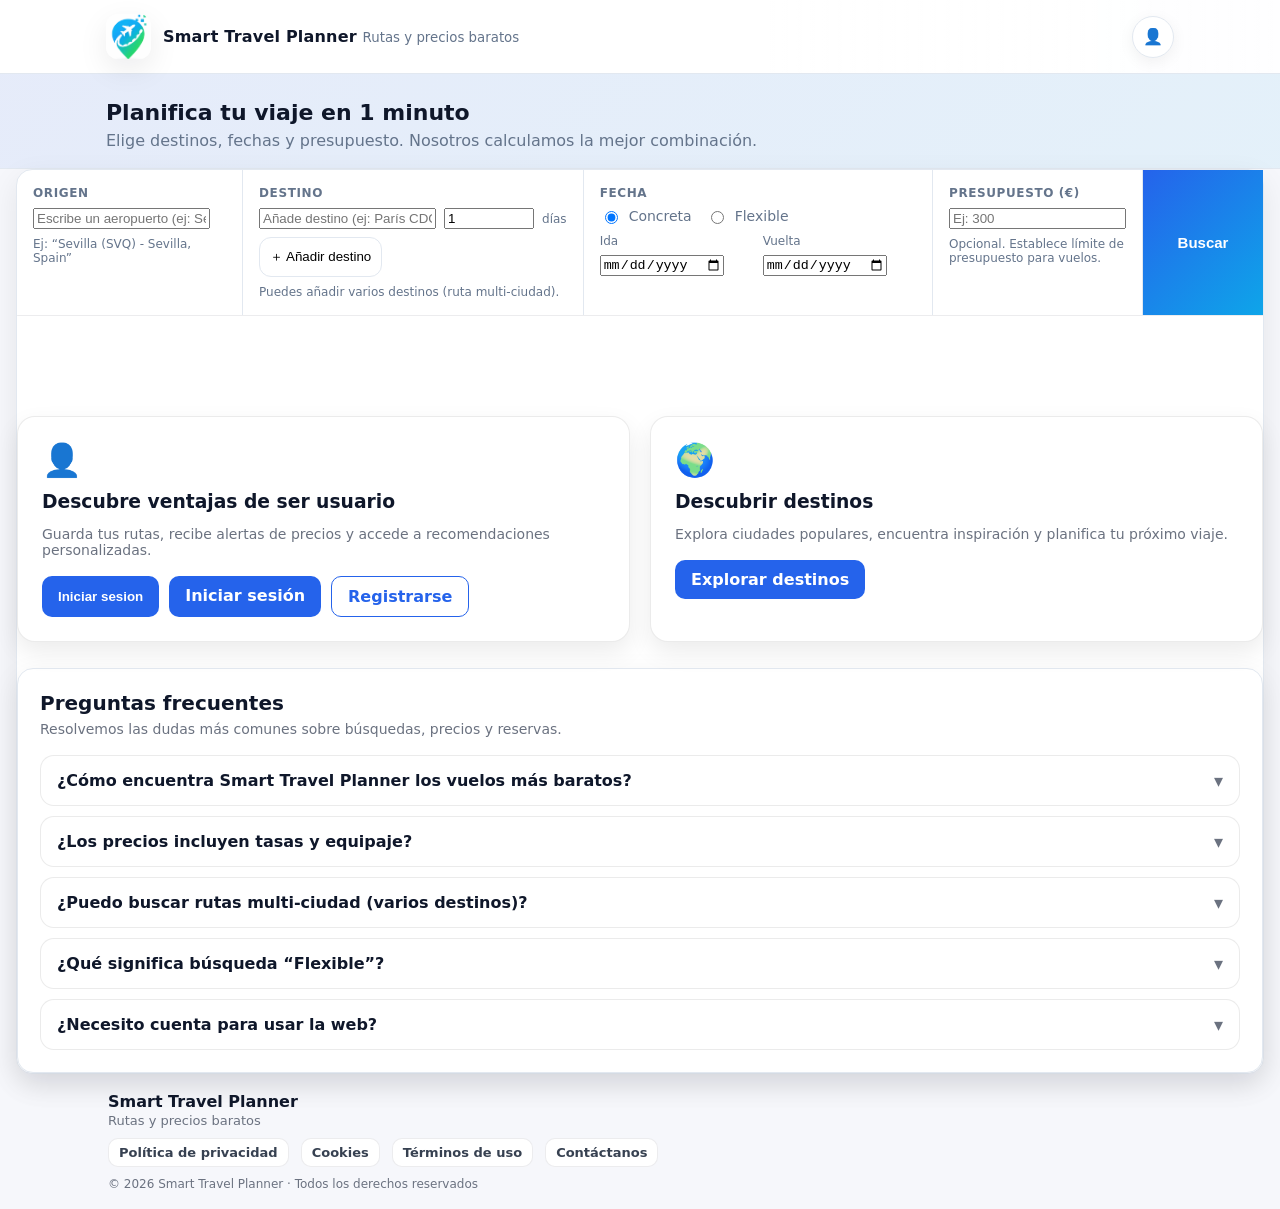
<file: frontend/html/index.html>
<!-- tailwindcss
 firebase-->
<!DOCTYPE html>
<html lang="es">
<head>
  <meta charset="UTF-8" />
  <meta name="viewport" content="width=device-width, initial-scale=1.0"/>
  <title>Smart Travel Planner</title>
  <link rel="stylesheet" href="../css/styles.css">
  <link rel="stylesheet" href="../css/index.css">
  <link rel="stylesheet" href="../css/header.css">
  <link rel="stylesheet" href="../css/footer.css">
</head>
<body>

  <div id="header"></div>

  <section class="hero">
    <div class="hero-inner">
      <h1>Planifica tu viaje en 1 minuto</h1>
      <p>Elige destinos, fechas y presupuesto. Nosotros calculamos la mejor combinación.</p>
    </div>
  </section>

  <main class="wrap">
    <div class="card">
      <div class="grid">

        <!-- Origen -->
        <div class="cell">
          <div class="label">Origen</div>
          <input id="origin" autocomplete="off" placeholder="Escribe un aeropuerto (ej: Sevilla SVQ)">
          <div class="subtext">Ej: “Sevilla (SVQ) - Sevilla, Spain”</div>
        </div>

        <!-- Destinos -->
        <div class="cell">
          <div class="label">Destino</div>

          <div class="destinations" id="destinationsBox">
            <!-- primera fila (no tiene botón quitar) -->
            <div class="dest-row">
              <input class="dest-input" autocomplete="off" placeholder="Añade destino (ej: París CDG)">

              <input type="number"
                     class="days-input"
                     min="1"
                     value="1"
                     style="width:90px"
                     title="Días mínimos"
                     placeholder="Días">

              <span style="font-size:12px;color:#64748b;">días</span>
            </div>
          </div>

          <div style="margin-top:8px;">
            <button class="icon-btn" id="addDestBtn" title="Añadir destino">＋ Añadir destino</button>
          </div>

          <div class="subtext">Puedes añadir varios destinos (ruta multi-ciudad).</div>
        </div>

        <!-- Fecha -->
        <div class="cell">
          <div class="label">Fecha</div>

          <div class="radio-row">
            <label>
              <input type="radio" name="dateMode" value="concrete" checked>
              Concreta
            </label>
            <label>
              <input type="radio" name="dateMode" value="flexible">
              Flexible
            </label>
          </div>

          <div id="concreteDates" class="dates">
            <div>
              <div class="subtext" style="margin:0 0 6px;">Ida</div>
              <input type="date" id="dateOut">
            </div>
            <div>
              <div class="subtext" style="margin:0 0 6px;">Vuelta</div>
              <input type="date" id="dateBack">
            </div>
          </div>

          <div id="flexibleDates" style="display:none;">
            <div class="subtext" style="margin:0 0 6px;">(Flexible) Intervalo en un mes (pendiente definir)</div>
            <input type="text" id="flexibleText" placeholder="Ej: 10-20 Marzo 2026">
          </div>
        </div>

        <!-- Presupuesto -->
        <div class="cell">
          <div class="label">Presupuesto (€)</div>
          <input type="number" id="budget" min="0" placeholder="Ej: 300">
          <div class="subtext">Opcional. Establece límite de presupuesto para vuelos.</div>
        </div>

        <!-- Buscar -->
        <button type="button"
                class="search-btn"
                id="searchBtn"
                title="Buscar">
          Buscar
        </button>
        </div>
        
        <div class="section-divider"></div>
        
        <div class="cta-section">
        <!-- Usuario -->
        <div class="cta-card">
          <div class="cta-icon">👤</div>
          <h3>Descubre ventajas de ser usuario</h3>
          <p>Guarda tus rutas, recibe alertas de precios y accede a recomendaciones personalizadas.</p>

          <div class="cta-buttons">
            <button class="btn-primary" onclick="openModal()">Iniciar sesion</button>
            <a href="login.html" class="btn-primary">Iniciar sesión</a>
            <a href="register.html" class="btn-secondary">Registrarse</a>
          </div>
        </div>

        <div id="modal" class="modal">
        <div class="modal-content">

          <span class="close" onclick="closeModal()">✕</span>

          <h2>Inicio de sesión</h2>
          <div class="cell">
                <div class="label">Inicio de sesión</div>
                <h3>Usuario:</h3>
                <input id="usuario" autocomplete="off">
                <h3>Contraseña:</h3>
                <input id="contrasena" type="password" autocomplete="off">

                <button class="search-btn" id="loginBtn">Iniciar sesión</button>
              </div>
          <button class="btn-primary" onclick="closeModal()">Cerrar</button>
        </div>
      </div>
      <script>
      function openModal(){
        document.getElementById("modal").style.display = "flex";
      }

      function closeModal(){
        document.getElementById("modal").style.display = "none";
      }
      </script>

        <!-- Destinos -->
        <div class="cta-card">
          <div class="cta-icon">🌍</div>
          <h3>Descubrir destinos</h3>
          <p>Explora ciudades populares, encuentra inspiración y planifica tu próximo viaje.</p>

          <div class="cta-buttons">
            <a href="destinos.html" class="btn-primary">Explorar destinos</a>
          </div>
        </div>
      </div>

      <!--PREGUNTAS FRECUENTES -->

      <section class="faq card">
        <div class="faq-head"> 
          <h2>Preguntas frecuentes</h2>
          <p>Resolvemos las dudas más comunes sobre búsquedas, precios y reservas.</p>
        </div>

        <div class="faq-list">
          <details class="faq-item">
            <summary>
              ¿Cómo encuentra Smart Travel Planner los vuelos más baratos?
              <span class="chev">▾</span>
            </summary>
            <div class="faq-content">
              Comparamos combinaciones de rutas y fechas dentro de tus criterios (origen, destinos, fechas y presupuesto) y te mostramos las opciones ordenadas por precio.
            </div>
          </details>

          <details class="faq-item">
            <summary>
              ¿Los precios incluyen tasas y equipaje?
              <span class="chev">▾</span>
            </summary>
            <div class="faq-content">
              Normalmente mostramos el precio base. En “Más detalles” verás el desglose (tasas, equipaje, etc.) según la fuente del vuelo.
            </div>
          </details>

          <details class="faq-item">
            <summary>
              ¿Puedo buscar rutas multi-ciudad (varios destinos)?
              <span class="chev">▾</span>
            </summary>
            <div class="faq-content">
              Sí. Puedes añadir varios destinos y definir días mínimos por destino. El sistema genera combinaciones y te sugiere las más baratas.
            </div>
          </details>

          <details class="faq-item">
            <summary>
              ¿Qué significa búsqueda “Flexible”?
              <span class="chev">▾</span>
            </summary>
            <div class="faq-content">
              Flexible permite un rango de fechas alrededor de tu selección para encontrar precios más bajos (por ejemplo, ±3 días).
            </div>
          </details>

          <details class="faq-item">
            <summary>
              ¿Necesito cuenta para usar la web?
              <span class="chev">▾</span>
            </summary>
            <div class="faq-content">
              No es obligatorio, pero con cuenta puedes guardar rutas, recibir alertas de precio y tener recomendaciones personalizadas.
            </div>
          </details>
        </div>
      </section>
      <!-- preguntar si es mejor con esto o sin esto a los usuarios -->
      <script>
        document.querySelectorAll(".faq-item").forEach((item) => {
          item.addEventListener("toggle", () => {
            if (item.open) {
              document.querySelectorAll(".faq-item").forEach((other) => {
                if (other !== item) other.open = false;
              });
            }
          });
        });
      </script> 



    </div>
  </main>

  <div id="footer"></div>
  <script src="../include.js"></script>

  <script>
    // =========================
    // Helpers (IATA + seleccionados)
    // =========================
    let AIRPORTS = [];

    function extractIata(text) {
      const t = (text || "").trim();
      const m = t.match(/\(([A-Z]{3})\)/);
      return m ? m[1] : t.toUpperCase();
    }

    function isValidIata(code) {
      if (!code || code.length !== 3) return false;
      return AIRPORTS.some(a => a.code.toUpperCase() === code.toUpperCase());
    }

    function getSelectedIatas() {
      const set = new Set();

      const originRaw = document.getElementById("origin")?.value.trim();
      if (originRaw) set.add(extractIata(originRaw));

      document.querySelectorAll(".dest-input").forEach(inp => {
        const v = inp.value.trim();
        if (v) set.add(extractIata(v));
      });

      return set;
    }

    function getDestinations() {
      return Array.from(document.querySelectorAll(".dest-row")).map(row => {
        const destText = row.querySelector(".dest-input")?.value.trim() || "";
        const days = Number(row.querySelector(".days-input")?.value || 1);
        return { dest: extractIata(destText), minDays: days };
      }).filter(d => d.dest);
    }

    // =========================
    // Autocomplete custom
    // =========================
    function createAutocomplete(input) {
      input.setAttribute('autocomplete', 'off');

      const wrapper = document.createElement('div');
      wrapper.style.position = 'relative';
      input.parentNode.insertBefore(wrapper, input);
      wrapper.appendChild(input);

      const list = document.createElement('div');
      list.className = 'autocomplete-list';
      list.style.display = 'none';
      wrapper.appendChild(list);

      let items = [];
      let index = -1;

      function hideList() {
        list.style.display = 'none';
        index = -1;
      }

      function renderSuggestions(results) {
        list.innerHTML = '';
        if (results.length === 0) { hideList(); return; }

        results.slice(0, 8).forEach((airport) => {
          const it = document.createElement('div');
          it.className = 'autocomplete-item';
          it.textContent = `${airport.name} (${airport.code}) - ${airport.city}, ${airport.country}`;
          it.dataset.code = airport.code;

          it.addEventListener('mousedown', (e) => {
            e.preventDefault();
            input.value = it.textContent;
            hideList();
          });

          list.appendChild(it);
        });

        items = Array.from(list.querySelectorAll('.autocomplete-item'));
        index = -1;
        list.style.display = 'block';
      }

      function doSearch(q) {
        if (!q || AIRPORTS.length === 0) { renderSuggestions([]); return; }

        const val = q.trim().toLowerCase();
        const selected = getSelectedIatas();
        const current = extractIata(input.value);

        const res = AIRPORTS.filter(a => {
          const code = a.code.toUpperCase();

          // ✅ No mostrar seleccionados (pero permite el actual si ya estaba escrito)
          if (selected.has(code) && code !== current) return false;

          return (
            a.name.toLowerCase().includes(val) ||
            a.city.toLowerCase().includes(val) ||
            a.code.toLowerCase().startsWith(val)
          );
        });

        renderSuggestions(res);
      }

      input.addEventListener('input', (e) => doSearch(e.target.value));

      input.addEventListener('keydown', (e) => {
        if (list.style.display === 'none') return;

        if (e.key === 'ArrowDown') {
          e.preventDefault();
          index = Math.min(items.length - 1, index + 1);
          items.forEach(it => it.classList.remove('active'));
          if (items[index]) items[index].classList.add('active');
        } else if (e.key === 'ArrowUp') {
          e.preventDefault();
          index = Math.max(0, index - 1);
          items.forEach(it => it.classList.remove('active'));
          if (items[index]) items[index].classList.add('active');
        } else if (e.key === 'Enter') {
          if (index >= 0 && items[index]) {
            e.preventDefault();
            input.value = items[index].textContent;
            hideList();
          }
        } else if (e.key === 'Escape') {
          hideList();
        }
      });

      input.addEventListener('blur', () => setTimeout(hideList, 150));

      // ✅ Evita inventados y duplicados al perder foco
      input.addEventListener("blur", () => {
        const raw = input.value.trim();
        if (!raw) return;

        const code = extractIata(raw);
        if (!isValidIata(code)) {
          alert("Aeropuerto no válido. Selecciona uno real de la lista.");
          input.value = "";
          return;
        }

        // Duplicados: mismo IATA en dos inputs
        const allCodes = [];
        const originCode = extractIata(document.getElementById("origin").value || "");
        if (originCode) allCodes.push(originCode);

        document.querySelectorAll(".dest-input").forEach(inp => {
          const c = extractIata(inp.value || "");
          if (c) allCodes.push(c);
        });

        const count = allCodes.filter(c => c === code).length;
        if (count > 1) {
          alert(`Aeropuerto repetido (${code}). Elige otro.`);
          input.value = "";
        }
      });
    }

    // =========================
    // Load airports + init
    // =========================
    fetch('../airports.json')
      .then(r => r.json())
      .then(airports => {
        AIRPORTS = airports;

        createAutocomplete(document.getElementById('origin'));
        document.querySelectorAll('.dest-input').forEach(inp => createAutocomplete(inp));
      })
      .catch(err => console.error("No se pudo cargar airports.json", err));

    // =========================
    // Add destination row
    // =========================
    const destinationsBox = document.getElementById("destinationsBox");
    const addDestBtn = document.getElementById("addDestBtn");

    addDestBtn.addEventListener("click", (e) => {
      e.preventDefault();

      const row = document.createElement("div");
      row.className = "dest-row";
      row.innerHTML = `
        <input class="dest-input" autocomplete="off" placeholder="Añade destino (ej: Roma FCO)">

        <input type="number"
              class="days-input"
              min="1"
              value="1"
              style="width:90px"
              title="Días mínimos"
              placeholder="Días">

        <span style="font-size:12px;color:#64748b;">días</span>

        <button class="icon-btn remove-btn" title="Quitar destino">✕</button>
      `;
      destinationsBox.appendChild(row);

      const newInput = row.querySelector('.dest-input');
      createAutocomplete(newInput);
      newInput.focus();

      row.querySelector(".remove-btn").addEventListener("click", (ev) => {
        ev.preventDefault();
        row.remove();
      });
    });

    // =========================
    // Date rules: no past + back >= out
    // =========================
    document.addEventListener("DOMContentLoaded", () => {
      const today = new Date().toISOString().split("T")[0];
      const dateOut = document.getElementById("dateOut");
      const dateBack = document.getElementById("dateBack");

      dateOut.min = today;
      dateBack.min = today;

      dateOut.addEventListener("change", () => {
        dateBack.min = dateOut.value || today;
        if (dateBack.value && dateBack.value < dateOut.value) {
          dateBack.value = "";
        }
      });
    });

    // =========================
    // Date mode toggle
    // =========================
    const radios = document.querySelectorAll('input[name="dateMode"]');
    const concreteDates = document.getElementById("concreteDates");
    const flexibleDates = document.getElementById("flexibleDates");

    radios.forEach(r => {
      r.addEventListener("change", () => {
        const mode = document.querySelector('input[name="dateMode"]:checked').value;
        if (mode === "concrete") {
          concreteDates.style.display = "grid";
          flexibleDates.style.display = "none";
        } else {
          concreteDates.style.display = "none";
          flexibleDates.style.display = "block";
        }
      });
    });

    // =========================
    // Save + open results
    // =========================
    document.getElementById("searchBtn").addEventListener("click", async function (e) {
      // Validar que airports.json está cargado
      if (!AIRPORTS.length) {
        e.preventDefault();
        alert("Aún se están cargando los aeropuertos. Espera un segundo y prueba de nuevo.");
        return;
      }

      const dateMode = document.querySelector('input[name="dateMode"]:checked')?.value || "concrete";
      const originCode = extractIata(document.getElementById("origin").value);
      const destinations = getDestinations();

      if (!isValidIata(originCode)) {
        e.preventDefault();
        alert("Origen no válido. Selecciona un aeropuerto real de la lista.");
        return;
      }

      if (!destinations.length) {
        e.preventDefault();
        alert("Añade al menos un destino.");
        return;
      }

      for (const d of destinations) {
        if (!isValidIata(d.dest)) {
          e.preventDefault();
          alert(`Destino no válido: ${d.dest}. Selecciona un aeropuerto real de la lista.`);
          return;
        }
        if (d.dest === originCode) {
          e.preventDefault();
          alert("Un destino no puede ser igual al origen.");
          return;
        }
      }

      const dateOut = document.getElementById("dateOut").value || null;
      const dateBack = document.getElementById("dateBack").value || null;

      if (dateMode === "concrete") {
        if (!dateOut) {
          e.preventDefault();
          alert("Elige una fecha de ida.");
          return;
        }
        if (dateBack && dateBack < dateOut) {
          e.preventDefault();
          alert("La vuelta no puede ser anterior a la ida.");
          return;
        }
      }

      const datos = {
        origin: originCode,
        destinations: destinations.map(d => d.dest)
      };

      const datosCompletos = {
        origin: originCode,
        destinations,
        dateMode,
        dateOut,
        dateBack,
        flexibleText: document.getElementById("flexibleText").value.trim() || null,
        budget: document.getElementById("budget").value ? Number(document.getElementById("budget").value) : null
      };

      e.preventDefault();
      localStorage.setItem("busquedaVuelo", JSON.stringify(datosCompletos));

      try {
        console.log("DATOS EXACTOS ENVIADOS:", JSON.stringify(datos, null, 2));

        const response = await fetch("http://127.0.0.1:8000/route", {
          method: "POST",
          headers: {
            "Content-Type": "application/json"
          },
          body: JSON.stringify(datos)
        });

        const resultado = await response.json();
        console.log("RESPUESTA BACKEND:", resultado);
        localStorage.setItem("resultadoBusqueda", JSON.stringify(resultado));
        window.location.href = "./busqueda.html";
      } catch (error) {
        console.error("Error en la búsqueda:", error);
        alert("Error al conectar con el servidor");
      }
     });
  </script>
</body>
</html>
</file>
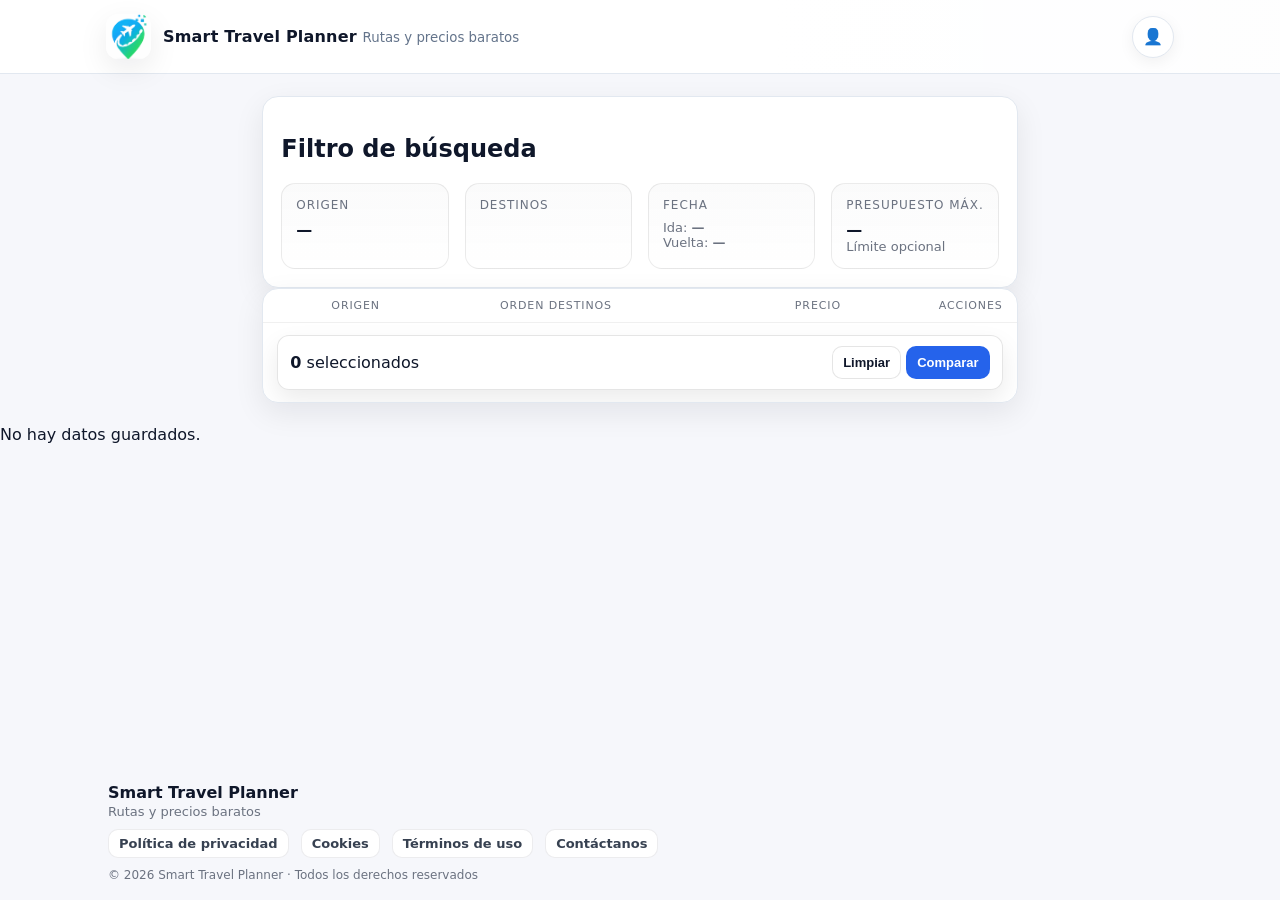
<file: frontend/html/busqueda.html>
<!DOCTYPE html>
<html lang="es">
<head>
    <meta charset="UTF-8" />
    <meta name="viewport" content="width=device-width, initial-scale=1.0"/>
    <title>Smart Travel Planner</title>
    <link rel="stylesheet" href="../css/header.css">
    <link rel="stylesheet" href="../css/busqueda.css">
    <link rel="stylesheet" href="../css/footer.css"> 
    <link rel="stylesheet" href="../css/styles.css"> 
</head>

 <div id="header"></div>
<body class="results-page">

<style>/* Solo afecta a la página de resultados */
.results-page .wrap{ max-width: 1300px; margin: 22px auto; padding: 0 18px; }

/* Resumen */
.results-page .summary{ padding: 18px; }
.results-page .summary-grid{
  display:grid;
  grid-template-columns: repeat(4, 1fr);
  gap: 16px;
}
.results-page .summary-item{
  padding: 14px;
  border-radius: 14px;
  border: 1px solid rgba(0,0,0,0.08);
  background: linear-gradient(180deg, rgba(17,24,39,.02), rgba(17,24,39,0));
}

.results-page .kicker{
  font-size: 12px;
  text-transform: uppercase;
  letter-spacing: .08em;
  color: #6b7280;
  margin-bottom: 8px;
}
.results-page .strong{ font-weight: 800; }
.results-page .muted{ color: #6b7280; font-size: 13px; }

.results-page .chips{ display:flex; gap: 8px; flex-wrap: wrap; }
.results-page .chip{
  font-size: 12px;
  padding: 6px 10px;
  border-radius: 999px;
  border: 1px solid rgba(0,0,0,0.08);
  background: #fff;
  font-weight: 700;
}

/* Resultados */
.results-page .results-card{ overflow: hidden; }
.results-page .results-head{
  display:grid;
  grid-template-columns: 1.1fr 1.7fr .6fr .9fr;
  gap: 12px;
  padding: 14px 18px;
  border-bottom: 1px solid rgba(0,0,0,0.08);
  color: #6b7280;
  font-size: 12px;
  text-transform: uppercase;
  letter-spacing: .08em;
}
.results-page .results{ display:flex; flex-direction: column; }
.results-page .result-row{
  display:grid;
  grid-template-columns: 1.1fr 1.7fr .6fr .9fr;
  gap: 12px;
  padding: 16px 18px;
  align-items: center;
  border-bottom: 1px solid rgba(0,0,0,0.08);
}
.results-page .result-row:hover{ background: rgba(37,99,235,.03); }

.results-page .right{ text-align:right; }
.results-page .price{ font-size: 18px; font-weight: 900; }

/* Ruta */
.results-page .route{
  display:flex;
  align-items:center;
  gap: 10px;
  flex-wrap: wrap;
}
.results-page .airport{
  font-weight: 900;
  padding: 6px 10px;
  border-radius: 12px;
  border: 1px solid rgba(0,0,0,0.08);
  background: #fff;
}
.results-page .arrow{ color:#6b7280; font-weight: 800; }
.results-page .badge{
  margin-left: 6px;
  font-size: 12px;
  font-weight: 800;
  padding: 6px 10px;
  border-radius: 999px;
  background: rgba(34,197,94,.12);
  color: #166534;
  border: 1px solid rgba(34,197,94,.25);
}

/* Botones */
.results-page .actions{
  display:flex;
  justify-content: flex-end;
  gap: 10px;
  flex-wrap: wrap;
}
.results-page .btn{
  border: 1px solid rgba(0,0,0,0.10);
  background: #fff;
  padding: 10px 12px;
  border-radius: 12px;
  font-weight: 800;
  text-decoration: none;
  color: inherit;
}
.results-page .btn:hover{ box-shadow: 0 10px 20px rgba(0,0,0,0.08); }
.results-page .btn-primary{
  background: #2563eb;
  border-color: transparent;
  color: #fff;
}
.results-page .btn-primary:hover{ background: #1d4ed8; }
.results-page .btn-ghost{ background: transparent; }

/* Responsive */
@media (max-width: 900px){
  .results-page .summary-grid{ grid-template-columns: 1fr 1fr; }
  .results-page .results-head{ display:none; }
  .results-page .result-row{ grid-template-columns: 1fr; }
  .results-page .right{ text-align:left; }
  .results-page .actions{ justify-content:flex-start; }
}
</style>

<main class="wrap">
  <!-- <section class="card summary">
    <div class="summary-grid">
     <div class="summary-item">
        <div class="kicker">Origen</div>
        <div class="strong">Sevilla (SVQ)</div>
        <div class="muted">Sevilla, Spain</div>
      </div>

      <div class="summary-item">
        <div class="kicker">Destinos</div>
        <div class="chips">
          <span class="chip">AMS</span>
          <span class="chip">CDG</span>
          <span class="chip">FCO</span>
        </div>
      </div>

      <div class="summary-item">
        <div class="kicker">Fecha</div>
        <div class="muted">Ida: <span class="strong">2024-12-20</span></div>
        <div class="muted">Vuelta: <span class="strong">2025-01-10</span></div>
      </div>

      <div class="summary-item">
        <div class="kicker">Presupuesto máx.</div>
        <div class="price">300€</div>
        <div class="muted">Límite opcional</div>
      </div>
    
    </div>
  </section>-->
  <section class="card summary">
      <h2>Filtro de búsqueda</h2>
    <div class="summary-grid">
      <div class="summary-item">
        <div class="kicker">Origen</div>
        <div class="strong" id="sumOrigin">—</div>
        <div class="muted" id="sumOriginCity"> </div>
      </div>

      <div class="summary-item">
        <div class="kicker">Destinos</div>
        <div class="chips" id="sumDests"></div>
        <div class="muted" id="sumDestsInfo"></div>
      </div>

      <div class="summary-item">
        <div class="kicker">Fecha</div>
        <div class="muted">Ida: <span class="strong" id="sumOut">—</span></div>
        <div class="muted">Vuelta: <span class="strong" id="sumBack">—</span></div>
      </div>

      <div class="summary-item">
        <div class="kicker">Presupuesto máx.</div>
        <div class="price" id="sumBudget">—</div>
        <div class="muted">Límite opcional</div>
      </div>

    </div>
  </section>

  <section class="card results-card">
    <div class="results-head">
      <div class="col-check"></div>
      <div>Origen</div>
      <div>Orden destinos</div>
      <div class="right">Precio</div>
      <div class="right">Acciones</div>
    </div>

    <div class="results" id="resultsContainer"></div>
    <!--<div class="results">

      Resultado 1 
       
      <article class="result-row" data-id="r1">

        <div class="col-check">
          <input type="checkbox" class="compare-check">
        </div>

        <div>
          <div class="strong" id="resultOrigin">—</div>
          <div class="muted" id="resultOriginCountry">—</div>
        </div>

        <div class="route" id="resultRoute"></div>

        <div class="right">
          <div class="price" id="resultPrice">—</div>
          <div class="muted" id="resultNote">—</div>
        </div>

        <div class="right actions">
          <a class="btn btn-ghost" href="detalles.html">Más detalles</a>
           <button class="btn btn-primary js-open"
                  id="resultDetailBtn"
                  data-route=""
                  data-price="">
            Detalles
          </button>
          <a class="btn btn-primary" href="compra.html">Comprar</a>
        </div>

      </article>

       Resultado 2 
      <article class="result-row" data-id="r2">

        <div class="col-check">
          <input type="checkbox" class="compare-check">
        </div>

        <div>
          <div class="strong">SVQ · Sevilla</div>
          <div class="muted">Spain</div>
        </div>

        <div class="route">
          <span class="airport">CDG</span><span class="arrow">→</span>
          <span class="airport">FCO</span><span class="arrow">→</span>
          <span class="airport">AMS</span>
        </div>

        <div class="right">
          <div class="price">450€</div>
          <div class="muted">+150€</div>
        </div>

        <div class="right actions">
          <a class="btn btn-ghost" href="detalles.html">Más detalles</a>
          <a class="btn" href="compra.html">Comprar</a>
        </div>
      </article>
    </div>
    */-->
    <div class="compare-bar" id="compareBar">
  <div>
    <strong id="compareCount">0</strong> seleccionados
  </div>

  <div>
    <button class="btn" id="clearCompare">Limpiar</button>
    <button class="btn btn-primary" id="compareBtn" disabled>
      Comparar
    </button>
  </div>
</div>
  </section>

</main>
<div id="debug"></div>

<script src="../storage.js"></script>
<script>
  const b = getBusqueda();
  const resultado = JSON.parse(localStorage.getItem("resultadoBusqueda"));

  if (!b) {
    document.getElementById("debug").textContent = "No hay datos guardados.";
  } else {
    document.getElementById("sumOrigin").textContent = b.origin || "—";
    document.getElementById("sumOut").textContent = b.dateOut || "—";
    document.getElementById("sumBack").textContent = b.dateBack || "—";
    document.getElementById("sumBudget").textContent =
      (b.budget != null) ? (b.budget + "€") : "—";

    const destBox = document.getElementById("sumDests");
    destBox.innerHTML = "";
    (b.destinations || []).forEach(d => {
      const chip = document.createElement("span");
      chip.className = "chip";
      chip.textContent = d.dest;
      destBox.appendChild(chip);
    });

    document.getElementById("debug").textContent = "Datos cargados";
    console.log("Leído:", b);
    console.log("RESULTADO BACKEND:", resultado);

    renderResults(resultado);
  }

function renderResults(resultado) {
  const container = document.getElementById("resultsContainer");
  container.innerHTML = "";

  if (!resultado) {
    container.innerHTML = `<div class="result-row"><div>No hay resultado del backend.</div></div>`;
    return;
  }

  const resultados = Array.isArray(resultado.results) ? resultado.results : [resultado];

  resultados.forEach((item, index) => {
    const route = item.route || [];
    const origin = route[0] || "—";
    const destinos = route.slice(1);
    const price = item.estimated_cost ?? item.total_cost ?? "—";
    const note = item.note || `Opción ${index + 1}`;

    const destinosHtml = destinos.map((code, i) => {
      const arrow = i < destinos.length - 1 ? `<span class="arrow">→</span>` : "";
      return `<span class="airport">${code}</span>${arrow}`;
    }).join("");

    const badgeHtml = index === 0
      ? `<span class="badge">Más barato</span>`
      : "";

    const row = document.createElement("article");
    row.className = "result-row";
    row.dataset.id = `r${index + 1}`;

    row.innerHTML = `
      <div class="col-check">
        <input type="checkbox" class="compare-check">
      </div>

      <div>
        <div class="strong">${origin}</div>
      </div>

      <div class="route">
        ${destinosHtml}
        ${badgeHtml}
      </div>

      <div class="right">
        <div class="price">${price}€</div>
        <div class="muted">${note}</div>
      </div>

      <div class="right actions">
        <a class="btn btn-ghost" href="detalles.html">Más detalles</a>
        <button class="btn btn-primary js-open"
                data-route="${route.join(" → ")}"
                data-price="${price}€">
          Detalles
        </button>
        <a class="btn btn-primary" href="compra.html">Comprar</a>
      </div>
    `;

    container.appendChild(row);
  });
}
</script>

<script src="../include.js"></script>

<div id="modal" class="modal">
  <div class="modal-content">
    <span class="close" id="closeModal">✕</span>

    <h2>Detalles del vuelo</h2>
    <div id="modalBody"></div>

    <button class="btn btn-primary" id="closeModalBtn">Cerrar</button>
  </div>
</div>

<script>
  const modal = document.getElementById("modal");
  const modalBody = document.getElementById("modalBody");

  document.addEventListener("click", (e) => {
    const btn = e.target.closest(".js-open");
    if (btn){
      const route = btn.dataset.route;
      const price = btn.dataset.price;

      modalBody.innerHTML = `
        <p><strong>Ruta:</strong> ${route}</p>
        <p><strong>Precio:</strong> ${price}</p>
      `;

      modal.classList.add("show");
    }

    if (e.target.id === "closeModal" || e.target.id === "closeModalBtn" || e.target === modal){
      modal.classList.remove("show");
    }
  });
</script>

<script>
const checks = document.querySelectorAll(".compare-check");
const compareBtn = document.getElementById("compareBtn");
const clearBtn = document.getElementById("clearCompare");
const countEl = document.getElementById("compareCount");

function updateCompare(){
  const selected = [...checks].filter(c => c.checked);
  countEl.textContent = selected.length;

  document.querySelectorAll(".result-row").forEach(row=>{
    row.classList.remove("selected");
  });

  selected.forEach(c=>{
    c.closest(".result-row").classList.add("selected");
  });

  compareBtn.disabled = selected.length < 2;
}

checks.forEach(c => c.addEventListener("change", updateCompare));

clearBtn.addEventListener("click", ()=>{
  checks.forEach(c => c.checked = false);
  updateCompare();
});

compareBtn.addEventListener("click", ()=>{
  const ids = [...checks]
    .filter(c=>c.checked)
    .map(c=>c.closest(".result-row").dataset.id);

  alert("Comparando: " + ids.join(", "));
});
</script>

<div id="footer"></div>
</body>
</html>
</file>
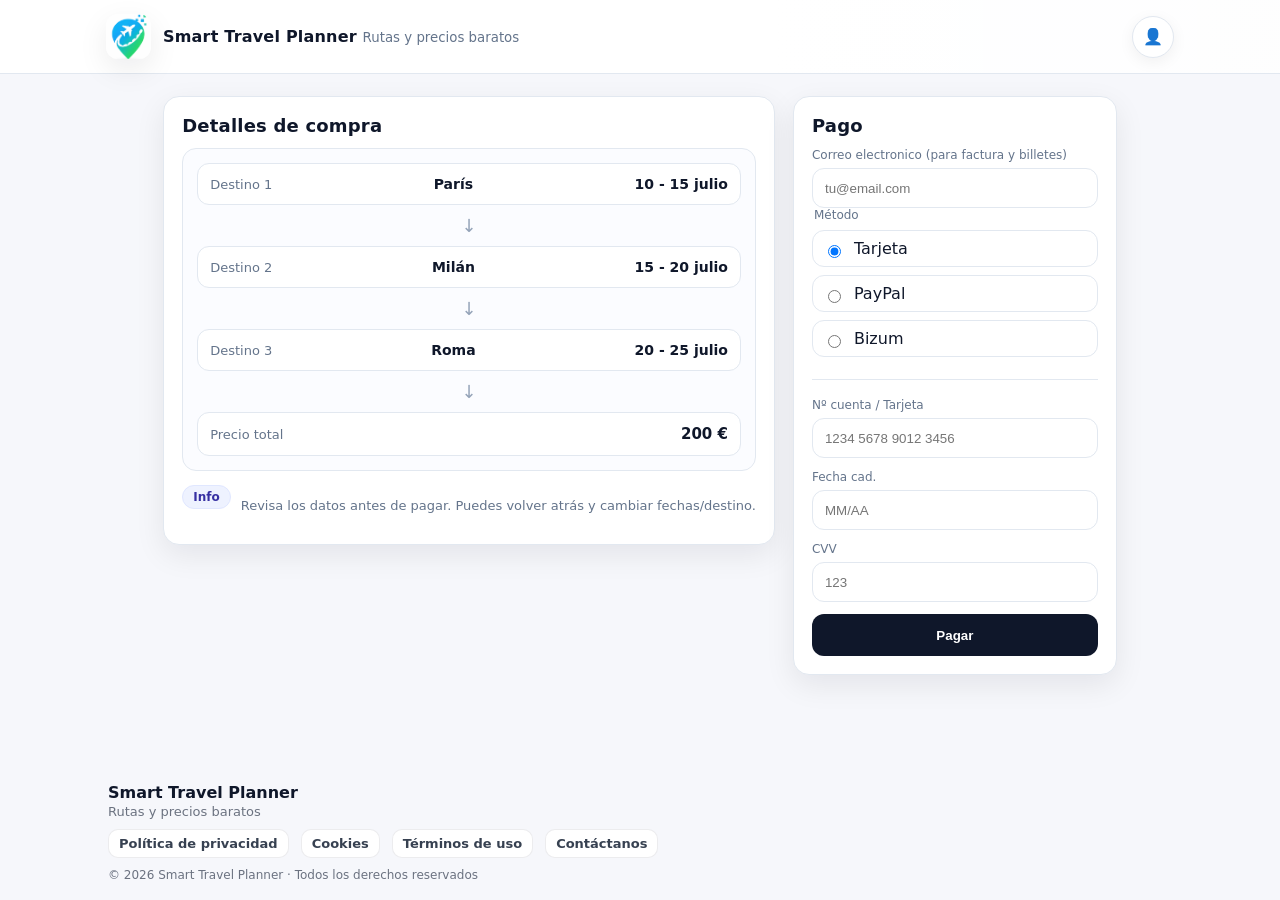
<file: frontend/html/compra.html>
<!-- compra.html -->
<!DOCTYPE html>
<html lang="es">
<head>
  <meta charset="UTF-8" />
  <meta name="viewport" content="width=device-width, initial-scale=1.0"/>
  <title>Smart Travel Planner - Compra</title>

  <link rel="stylesheet" href="../css/compra.css">
  <link rel="stylesheet" href="../css/styles.css">
  <link rel="stylesheet" href="../css/header.css">
  <link rel="stylesheet" href="../css/footer.css">
</head>
<body>
  <div id="header"></div>

  <main class="page">
    <section class="layout">
      <!-- Detalles -->
      <article class="card card-details">
        <h2>Detalles de compra</h2>

        <div class="detail-list">
          <div class="detail-item">
            <div class="detail-row">
              <span class="label">Destino 1</span>
              <span class="value">París</span>
              <span class="value">10 - 15 julio</span>
            </div>
          </div>

          <div class="arrow" aria-hidden="true">↓</div>

          <div class="detail-item">
            <div class="detail-row">
              <span class="label">Destino 2</span>
              <span class="value">Milán</span>  
              <span class="value">15 - 20 julio</span>
            </div>
          </div>

          <div class="arrow" aria-hidden="true">↓</div>

          <div class="detail-item">
            <div class="detail-row">
              <span class="label">Destino 3</span>
              <span class="value">Roma</span>
              <span class="value">20 - 25 julio</span>
            </div>
          </div>

          <div class="arrow" aria-hidden="true">↓</div>

          <div class="detail-item">
            <div class="detail-row">
              <span class="label">Precio total</span>
              <span class="value price">200 €</span>
            </div>
          </div>
        </div>

        <div class="details-note">
          <span class="pill">Info</span>
          <p>Revisa los datos antes de pagar. Puedes volver atrás y cambiar fechas/destino.</p>
        </div>
      </article>

      <!-- Columna derecha: Pago -->
      <aside class="card card-pay">
        <h2>Pago</h2>

        <label class="field">
          <span>Correo electronico (para factura y billetes)</span>
          <input type="email" placeholder="tu@email.com">
        </label>

        <form class="pay-form" autocomplete="on">
          <fieldset class="pay-methods">
            <legend>Método</legend>

            <label class="radio">
              <input type="radio" name="payMethod" value="card" checked>
              <span>Tarjeta</span>
            </label>

            <label class="radio">
              <input type="radio" name="payMethod" value="paypal">
              <span>PayPal</span>
            </label>

            <label class="radio">
              <input type="radio" name="payMethod" value="bizum">
              <span>Bizum</span>
            </label>
          </fieldset>

          <div class="divider" aria-hidden="true"></div>

          <label class="field">
            <span>Nº cuenta / Tarjeta</span>
            <input type="text" inputmode="numeric" placeholder="1234 5678 9012 3456">
          </label>

          <label class="field">
            <span>Fecha cad.</span>
            <input type="text" inputmode="numeric" placeholder="MM/AA">
          </label>

          <label class="field">
            <span>CVV</span>
            <input type="password" inputmode="numeric" maxlength="4" placeholder="123">
          </label>

          <button class="btn-pay" type="button">Pagar</button>

        </form>
      </aside>
    </section>
    <!--    <h1>Compra realizada con éxito</h1>
        <p>¡Gracias por tu compra! Tu viaje ha sido reservado correctamente.</p>
        <a href="index.html" class="btn">Volver al inicio</a>-->
  </main>

  <div id="footer"></div>
  <script src="../include.js"></script>
</body>
</html>
</file>
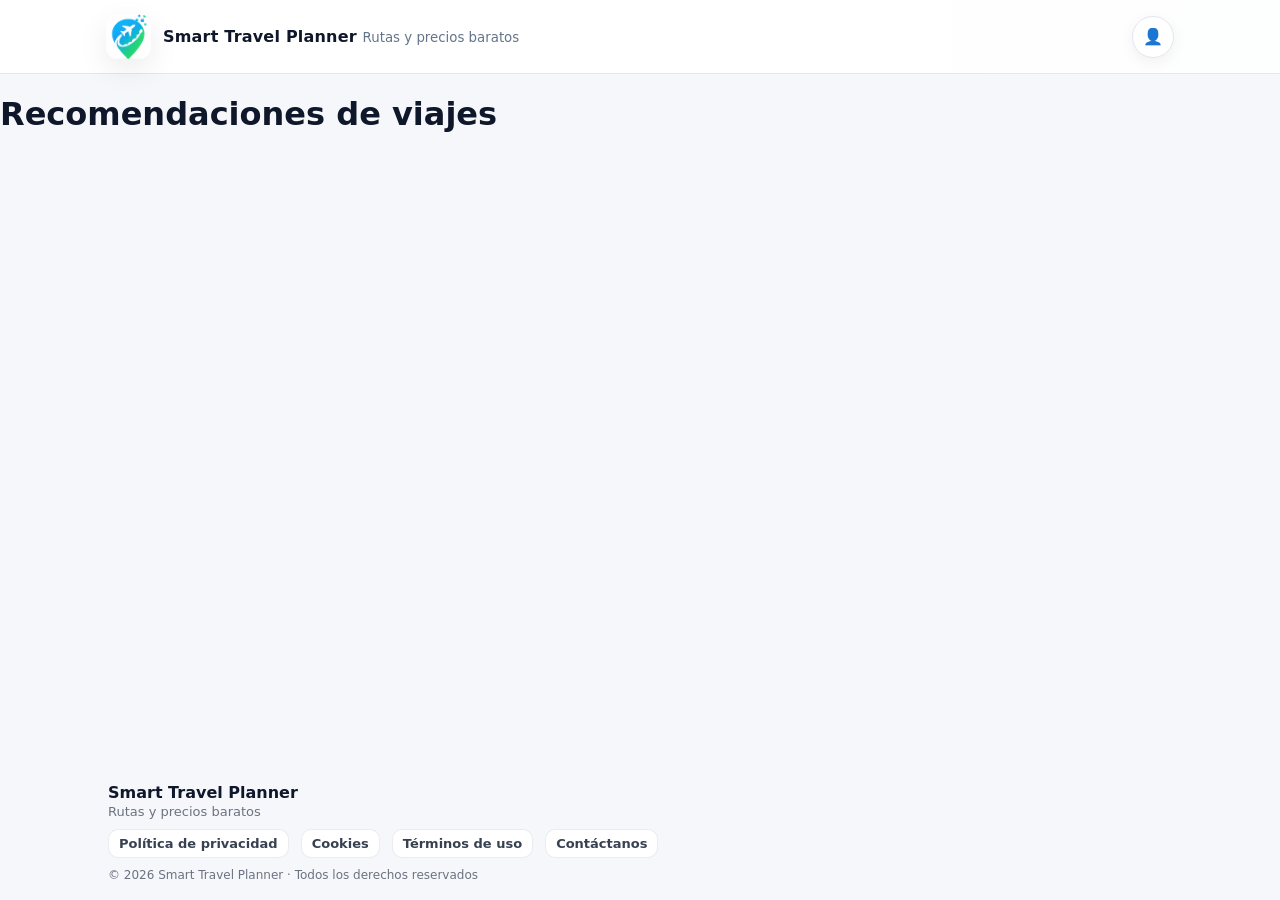
<file: frontend/html/destinos.html>
<!DOCTYPE html>
<html lang="es">
<head>
  <meta charset="UTF-8" />
  <meta name="viewport" content="width=device-width, initial-scale=1.0"/>
  <title>Smart Travel Planner</title>

  <link rel="stylesheet" href="../css/styles.css">
  <link rel="stylesheet" href="../css/destinos.css">
  <link rel="stylesheet" href="../css/header.css">
  <link rel="stylesheet" href="../css/footer.css">
</head>

<body>

  <div id="header"></div>

  <main class="page-content">
    <h1>Recomendaciones de viajes</h1>
  </main>

  <div id="footer"></div>

  <script src="../include.js"></script>
</body>
</html>
</file>
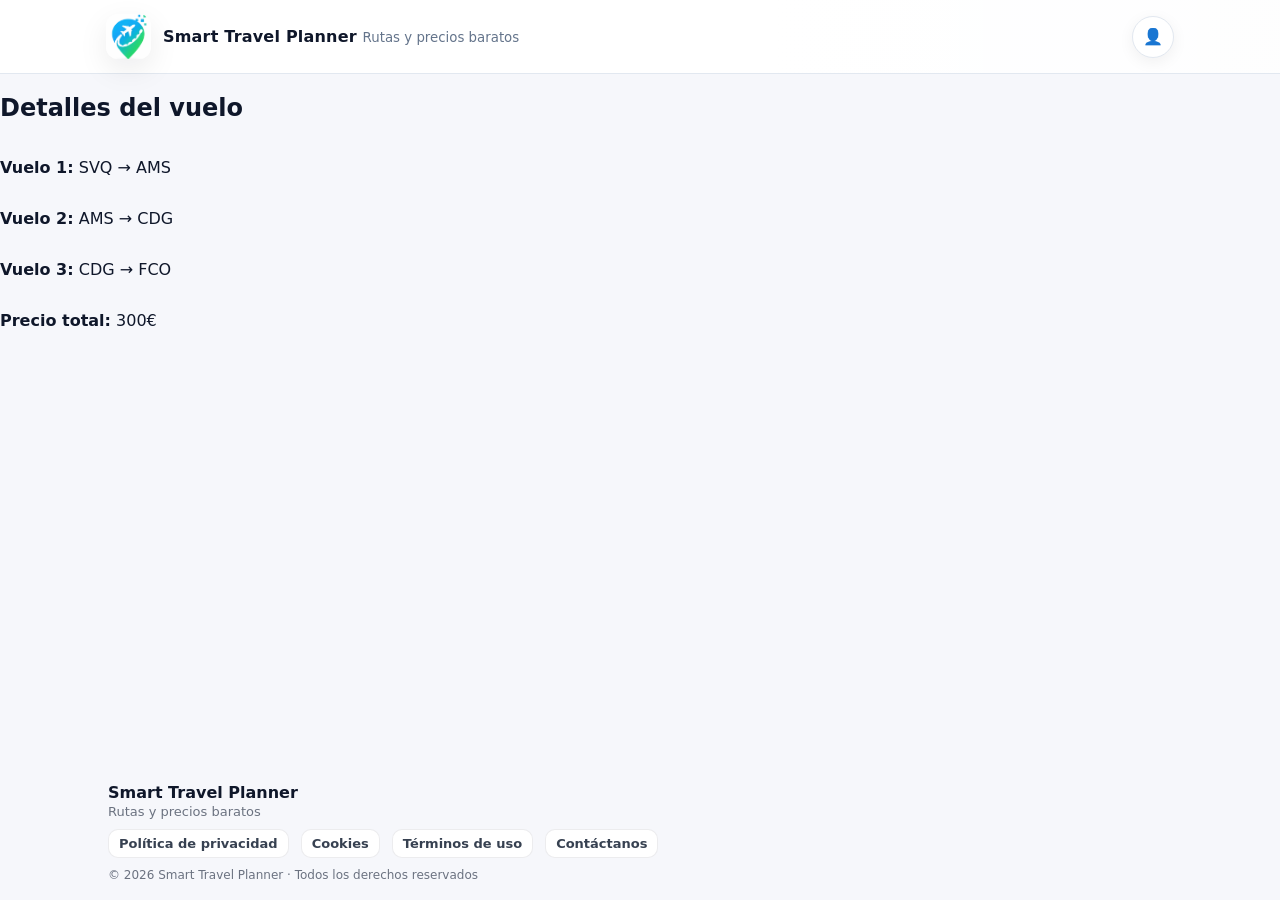
<file: frontend/html/detalles.html>
<!DOCTYPE html>
<html lang="es">
<head>
    <meta charset="UTF-8" />
    <meta name="viewport" content="width=device-width, initial-scale=1.0"/>
    <title>Smart Travel Planner</title>
    <link rel="stylesheet" href="../css/header.css">
    <link rel="stylesheet" href="../css/index.css">
    <link rel="stylesheet" href="../css/footer.css"> 
    <link rel="stylesheet" href="../css/styles.css"> 
</head>

<body>
    <div id="header"></div>
    <h2>Detalles del vuelo</h2>
        <p><strong>Vuelo 1:</strong> SVQ → AMS</p>
        <p><strong>Vuelo 2:</strong> AMS → CDG</p>
        <p><strong>Vuelo 3:</strong> CDG → FCO</p>
        <p><strong>Precio total:</strong> 300€</p>
  
    <div id="footer"></div>
    <script src="../include.js"></script>

</body>
</html>
</file>
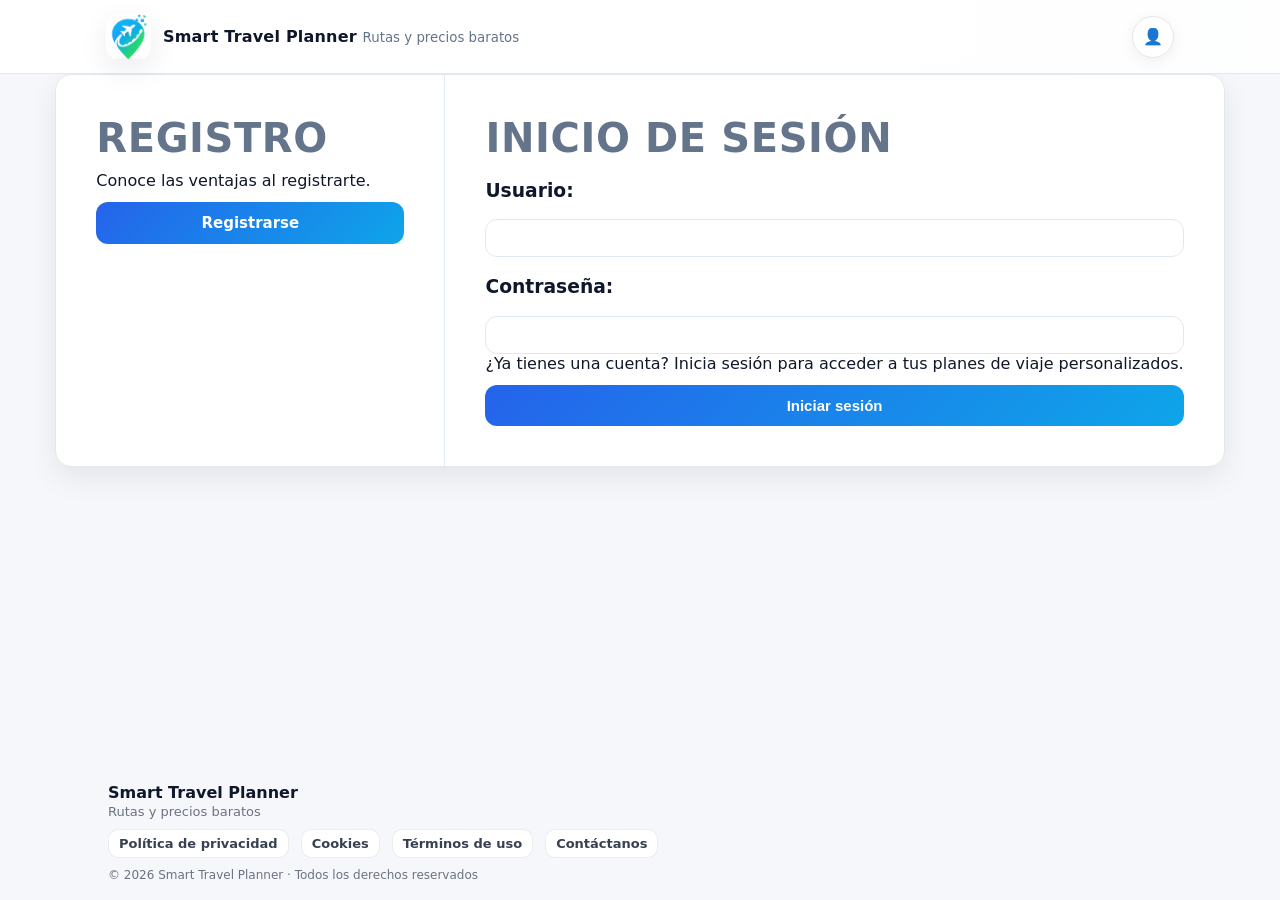
<file: frontend/html/login.html>
<!DOCTYPE html>
<html lang="es">

<head>
  <meta charset="UTF-8" />
  <meta name="viewport" content="width=device-width, initial-scale=1.0"/>
  <title>Smart Travel Planner</title>

  <link rel="stylesheet" href="../css/header.css">
  <link rel="stylesheet" href="../css/login.css">
  <link rel="stylesheet" href="../css/footer.css"> 
  <link rel="stylesheet" href="../css/styles.css"> 
</head>

<body>

  <div id="header"></div>

  <main class="wrap">
    <div class="card">
      <div class="grid">

        <!-- Registro -->
        <div class="cell">
          <div class="label">Registro</div>
          <div class="subtext">Conoce las ventajas al registrarte.</div>
          <a href="register.html" class="search-btn">Registrarse</a>
        </div>

        <!-- Login -->
        <div class="cell">
          <div class="label">Inicio de sesión</div>

          <h3>Usuario:</h3>
          <input id="usuario" type="text" autocomplete="off">

          <h3>Contraseña:</h3>
          <input id="contrasena" type="password" autocomplete="off">

          <div class="subtext">
            ¿Ya tienes una cuenta? Inicia sesión para acceder a tus planes de viaje personalizados.
          </div>

          <button class="search-btn" id="loginBtn">Iniciar sesión</button>
        </div>

      </div>
    </div>
  </main> 

  <div id="footer"></div>

  <script src="../include.js"></script>

</body>
</html>
</file>
<file: frontend/css/styles.css>
:root{
  --bg: #f6f7fb;
  --card: #ffffff;
  --text: #0f172a;
  --muted: #64748b;
  --line: #e2e8f0;
  --accent: #2563eb;
  --accent2: #0ea5e9;
  --shadow: 0 10px 30px rgba(2,6,23,.08);
  --radius: 16px;
}

*{
  box-sizing: border-box;
}

html, body{
  height: 100%;
}

body{
  margin:0;
  font-family: system-ui, -apple-system, Segoe UI, Roboto, Arial, sans-serif;
  color: var(--text);
  background: var(--bg);
  min-height: 100vh;
  display: flex;
  flex-direction: column;
}

a{
  color: inherit;
  text-decoration: none;
}

img{
  max-width: 100%;
  display: block;
}

.mt-8{
  margin-top: 8px;
}

.subtext-tight{
  margin: 0 0 6px;
}

.days-input{
  width: 90px;
}

.days-unit{
  font-size: 12px;
  color: var(--muted);
}


.cta-section{
  display: flex;
  gap: 20px;
  margin-top: 100px;
  flex-wrap: wrap;
}

.cta-card{
  flex: 1;
  min-width: 280px;
  background: white;
  border-radius: 18px;
  padding: 24px;
  border: 1px solid rgba(0,0,0,0.08);
  box-shadow: 0 10px 25px rgba(0,0,0,0.08);
  transition: transform 0.2s ease, box-shadow 0.2s ease;
}

.cta-card:hover{
  transform: translateY(-4px);
  box-shadow: 0 18px 35px rgba(0,0,0,0.12);
}

.cta-icon{
  font-size: 32px;
  margin-bottom: 12px;
}

.cta-card h3{ margin: 0 0 10px 0; }

.cta-card p{
  color: #6b7280;
  font-size: 14px;
  margin-bottom: 18px;
}

.cta-buttons{
  display: flex;
  gap: 10px;
  flex-wrap: wrap;
}

.wrap{
  max-width: 1350px;
  margin: 0 auto;
  padding: 0 16px;
}

.section-divider{
  height: 1px;
  background: rgba(17,24,39,.08);
  margin: 0px 0;   /* espacio arriba y abajo */
  border-radius: 999px;
}

.faq-item summary{
  list-style: none;
  cursor: pointer;
  padding: 14px 16px;
  font-weight: 700;
  display: flex;
  justify-content: space-between;
  align-items: center;
  gap: 14px;
}

.faq-item summary::-webkit-details-marker{ display: none; }

.card{
  background: var(--card);
  border: 1px solid var(--line);
  border-radius: var(--radius);
  box-shadow: var(--shadow);
  overflow: visible;
}

.modal{
  display: none;
  position: fixed;
  inset: 0;
  background: rgba(0,0,0,0.4);
  backdrop-filter: blur(4px);
  justify-content: center;
  align-items: center;
  z-index: 1000;
}

.modal-content{
  background: white;
  padding: 24px;
  border-radius: 16px;
  width: 90%;
  max-width: 400px;
  box-shadow: 0 20px 50px rgba(0,0,0,0.25);
  position: relative;
  animation: modalShow .2s ease;
}

@keyframes modalShow{
  from{ transform: scale(0.9); opacity: 0; }
  to{ transform: scale(1); opacity: 1; }
}


.btn-primary{
  background: #2563eb;
  color: white;
  padding: 10px 16px;
  border-radius: 10px;
  text-decoration: none;
  font-weight: 600;
  border: none;
  cursor: pointer;
}

.btn-primary:hover{ background: #1d4ed8; }

.btn-secondary{
  background: white;
  color: #2563eb;
  border: 1px solid #2563eb;
  padding: 10px 16px;
  border-radius: 10px;
  text-decoration: none;
  font-weight: 600;
}

.btn-secondary:hover{ background: #eff6ff; }


.close{
  position: absolute;
  top: 12px;
  right: 14px;
  cursor: pointer;
  font-size: 18px;
  color: #6b7280;
}

.close:hover{ color: black; }

.btn{
  display: inline-flex;
  align-items: center;
  justify-content: center;
  gap: 8px;
  border: 1px solid rgba(0,0,0,0.10);
  background: #fff;
  padding: 10px 12px;
  border-radius: 12px;
  font-weight: 800;
  text-decoration: none;
  color: inherit;
  cursor: pointer;
}

.btn:hover{
  box-shadow: 0 10px 20px rgba(0,0,0,0.08);
}

/* Autocomplete dropdown */
/* Autocomplete (global) */
.autocomplete-list{
  position: absolute;
  top: calc(100% + 6px);
  left: 0;
  right: 0;
  width: auto;

  background: #fff;                    /* caja blanca */
  border: 1px solid var(--line);       /* borde suave */
  border-radius: 12px;
  box-shadow: 0 14px 35px rgba(2,6,23,.14); /* más sombra = “flotante” */

  max-height: 240px;
  overflow: auto;
  z-index: 2000;

  padding: 6px;                        /* aire dentro */
}

/* Cada opción */
.autocomplete-item{
  padding: 10px 10px;
  border-radius: 10px;
  cursor: pointer;
  font-size: 14px;
  line-height: 1.25;
  color: var(--text);

  transition: background .12s ease, transform .12s ease;
}

/* Hover/active que “se note” */
.autocomplete-item:hover,
.autocomplete-item.active{
  background: rgba(37,99,235,.10);          /* más visible */
  transform: translateX(2px);               /* mini desplazamiento */
}

/* ===== STICKY FOOTER GLOBAL ===== */

html, body {
  height: 100%;
}

body {
  min-height: 100vh;
  display: flex;
  flex-direction: column;
}

/* el contenido crece y empuja el footer */
.page-content {
  flex: 1;
}

/* asegura que el footer se quede abajo */
#footer {
  margin-top: auto !important;
}
</file>
<file: frontend/css/index.css>
.hero{
  background: linear-gradient(135deg, rgba(37,99,235,.08), rgba(14,165,233,.08));
  border-bottom: 1px solid var(--line);
}

.hero-inner{
  max-width: 1100px;
  margin: 0 auto;
  padding: 26px 16px 18px;
}

.hero h1{
   margin: 0 0 6px; 
   font-size: 22px; 
}

.hero p{ 
  margin: 0; 
  color: var(--muted); 
}

.grid{
  display:grid;
  grid-template-columns: 1.1fr 1.6fr 1.7fr 1fr auto;
  gap: 0;
}

.cell{
  padding: 16px;
  border-right: 1px solid var(--line);
}

.cell:last-child{ border-right: none; }

.label{
  font-size: 12px;
  color: var(--muted);
  margin-bottom: 8px;
  font-weight: 600;
  text-transform: uppercase;
  letter-spacing: .6px;
}

.destinations{
  display:flex;
  flex-direction:column;
  gap: 10px;
}

.dest-row{
  display:flex;
  gap: 8px;
  align-items:center;
}

.icon-btn{
  border: 1px solid var(--line);
  background: #fff;
  border-radius: 12px;
  padding: 10px 10px;
  cursor:pointer;
}

.icon-btn:hover{ border-color: rgba(37,99,235,.5); }

.subtext{
  color: var(--muted);
  font-size: 12px;
  margin-top: 8px;
}

.radio-row{
  display:flex;
  gap: 14px;
  align-items:center;
  flex-wrap: wrap;
  margin-bottom: 10px;
  color: var(--muted);
  font-size: 14px;
}

.radio-row label{
  display:flex;
  align-items:center;
  gap: 8px;
  cursor:pointer;
  user-select:none;
}

.dates{
  display:grid;
  grid-template-columns: 1fr 1fr;
  gap: 10px;
}

.search-btn{
  display:flex;
  align-items:center;
  justify-content:center;
  width: 100%;
  height: 100%;
  min-width: 120px;
  border: none;
  background: linear-gradient(135deg, var(--accent), var(--accent2));
  color: #fff;
  font-weight: 700;
  font-size: 15px;
  padding: 0 18px;
  cursor:pointer;
  text-decoration: none;
}


/* Responsive */
@media (max-width: 980px){
  .grid{ grid-template-columns: 1fr; }
  .cell{
    border-right:none;
    border-bottom: 1px solid var(--line);
  }
  .cell:last-child{ border-bottom:none; }
}

.faq{
  padding: 22px;
  margin-top: 26px;
}

.faq-head h2{
  margin: 0 0 6px 0;
  font-size: 20px;
}

.faq-head p{
  margin: 0 0 18px 0;
  color: #6b7280;
  font-size: 14px;
}

.faq-list{
  display: grid;
  gap: 10px;
}

.faq-item{
  border: 1px solid rgba(0,0,0,0.08);
  border-radius: 14px;
  background: white;
  overflow: hidden;
}

.faq-item .chev{
  display: inline-block;
  transition: transform .2s ease;
  color: #6b7280;
  font-size: 18px;
}

.faq-item[open] .chev{ transform: rotate(180deg); }

.faq-content{
  padding: 0 16px 14px 16px;
  color: #374151;
  font-size: 14px;
  line-height: 1.5;
}

.faq-item .faq-content{ animation: faqFade .15s ease; }

@keyframes faqFade{
  from{ opacity: 0; transform: translateY(-4px); }
  to{ opacity: 1; transform: translateY(0); }
}


.cta-section{
  display: flex;
  gap: 20px;
  margin-top: 100px;
  flex-wrap: wrap;
}

.cta-card{
  flex: 1;
  min-width: 280px;
  background: white;
  border-radius: 18px;
  padding: 24px;
  border: 1px solid rgba(0,0,0,0.08);
  box-shadow: 0 10px 25px rgba(0,0,0,0.08);
  transition: transform 0.2s ease, box-shadow 0.2s ease;
}

.cta-card:hover{
  transform: translateY(-4px);
  box-shadow: 0 18px 35px rgba(0,0,0,0.12);
}

.cta-icon{
  font-size: 32px;
  margin-bottom: 12px;
}

.cta-card h3{ margin: 0 0 10px 0; }

.cta-card p{
  color: #6b7280;
  font-size: 14px;
  margin-bottom: 18px;
}

.cta-buttons{
  display: flex;
  gap: 10px;
  flex-wrap: wrap;
}

.section-divider{
  height: 1px;
  background: rgba(17,24,39,.08);
  margin: 0px 0;   /* espacio arriba y abajo */
  border-radius: 999px;
}
</file>
<file: frontend/css/header.css>
.topbar{
  background: linear-gradient(90deg, #ffffff 0%, #ffffff 60%, rgba(255,255,255,.85) 100%);
  border-bottom: 1px solid var(--line);
  position: sticky;
  top: 0;
  z-index: 1000;
}

.topbar-inner{
  max-width: 1100px;
  margin: 0 auto;
  padding: 14px 16px;
  display: flex;
  align-items: center;
  justify-content: space-between;
  gap: 12px;
  min-height: 72px;
}

.brand{
  display: flex;
  align-items: center;
  gap: 12px;
  font-weight: 700;
  letter-spacing: .2px;
  text-decoration: none;
  color: var(--text);
}

.logo{
  width: 45px;
  height: 45px;
  border-radius: 12px;
  object-fit: cover;      /* clave: es <img> */
  box-shadow: var(--shadow);
}

.brand small{
  display: auto;
  color: var(--muted);
  font-weight: 500;
  letter-spacing: 0;
  margin-top: 2px;
}

.profile-btn{
  width: 42px;
  height: 42px;
  border-radius: 999px;
  border: 1px solid var(--line);
  background: #fff;
  display: grid;
  place-items: center;
  cursor: pointer;
  box-shadow: 0 4px 16px rgba(2,6,23,.06);
  text-decoration: none;
}
.profile-btn:hover{
  border-color: rgba(37,99,235,.5);
}
</file>
<file: frontend/css/footer.css>
.site-footer{ margin-top: 0; }
.app-main{ padding-bottom: 28px; } /* opcional */

.footer-inner{
  max-width: 1100px;
  margin: 0 auto;
  padding: 18px;
  display: grid;
  gap: 10px;
}

.footer-brand .footer-title{ font-weight: 800; }

.footer-brand .footer-sub{
  color: #6b7280;
  font-size: 13px;
  margin-top: 2px;
}

.footer-links{
  display: flex;
  flex-wrap: wrap;
  gap: 12px;
}

.footer-links a{
  color: #374151;
  text-decoration: none;
  font-weight: 600;
  font-size: 13px;
  padding: 6px 10px;
  border-radius: 10px;
  border: 1px solid rgba(17,24,39,.08);
  background: white;
}

.footer-links a:hover{
  box-shadow: 0 10px 20px rgba(17,24,39,.08);
}

.footer-copy{
  color: #6b7280;
  font-size: 12px;
}
</file>
<file: frontend/css/busqueda.css>
.results-page .wrap{ max-width: 1100px; margin: 22px auto; padding: 0 18px; }

/* Resumen */
.results-page .summary{ padding: 18px; }
.results-page .summary-grid{
  display:grid;
  grid-template-columns: repeat(4, 1fr);
  gap: 16px;
}
.results-page .summary-item{
  padding: 12px;
  border-radius: 12px;
  border: 1px solid rgba(0,0,0,0.04);
  background: linear-gradient(180deg, rgba(17,24,39,.02), rgba(17,24,39,0));
}

.results-page .kicker{
  font-size: 12px;
  text-transform: uppercase;
  letter-spacing: .08em;
  color: #6b7280;
  margin-bottom: 8px;
}
.results-page .strong{ font-weight: 800; }
.results-page .muted{ color: #6b7280; font-size: 13px; }

.results-page .chips{ display:flex; gap: 8px; flex-wrap: wrap; }
.results-page .chip{
  font-size: 11px;
  padding: 4px 8px;
  border-radius: 999px;
  border: 1px solid rgba(0,0,0,0.04);
  background: #fff;
  font-weight: 700;
}

/* Resultados */
.results-page .results-card{ overflow: hidden; }
.results-page .results-head{
  display:grid;
  grid-template-columns: 1.1fr 1.7fr .6fr .9fr;
  gap: 6px;
  padding: 6px 10px;
  border-bottom: 1px solid rgba(0,0,0,0.02);
  color: #6b7280;
  font-size: 10px;
  text-transform: uppercase;
  letter-spacing: .08em;
}
.results-page .results{ display:flex; flex-direction: column; }
.results-page .result-row{
  display:grid;
  grid-template-columns: 1.1fr 1.7fr .6fr .9fr;
  gap: 6px;
  padding: 8px 10px;
  align-items: center;
  border-bottom: 1px solid rgba(0,0,0,0.02);
}
.results-page .result-row:hover{ background: rgba(37,99,235,.03); }

.results-page .right{ text-align:right; }
.results-page .price{ font-size: 16px; font-weight: 900; }

/* Ruta */
.results-page .route{
  display:flex;
  align-items:center;
  gap: 10apx;
  flex-wrap: wrap;
}
.results-page .airport{
  font-weight: 900;
  padding: 3px 6px;
  border-radius: 6px;
  border: 1px solid rgba(0,0,0,0.02);
  background: #fff;
  font-size: 12px;
}
.results-page .arrow{ color:#6b7280; font-weight: 800; }
.results-page .badge{
  margin-left: 6px;
  font-size: 12px;
  font-weight: 800;
  padding: 6px 10px;
  border-radius: 999px;
  background: rgba(34,197,94,.12);
  color: #166534;
  border: 1px solid rgba(34,197,94,.25);
}

/* Botones */
.results-page .actions{
  display:flex;
  justify-content: flex-end;
  gap: 10px;
  flex-wrap: wrap;
}
.results-page .btn:hover{ box-shadow: 0 10px 20px rgba(0,0,0,0.08); }
.results-page .btn-ghost{ background: transparent; }

/* Responsive */
@media (max-width: 900px){
  .results-page .summary-grid{ grid-template-columns: 1fr 1fr; }
  .results-page .results-head{ display:none; }
  .results-page .result-row{ grid-template-columns: 1fr; }
  .results-page .right{ text-align:left; }
  .results-page .actions{ justify-content:flex-start; }
}

.results-page .modal{
  position: fixed;
  inset: 0;
  display: none;           /* oculto */
  align-items: center;
  justify-content: center;
  background: rgba(0,0,0,.35);
  z-index: 9999;
}

.results-page .modal.show{
  display: flex;           /* visible */
}

.results-page .modal-content{
  background: #fff;
  border-radius: 16px;
  padding: 18px;
  width: min(600px, 95%);
  position: relative;
}

.results-page .close{
  position: absolute;
  top: 10px;
  right: 12px;
  cursor: pointer;
  font-size: 18px;
}

.results-page{
  background: var(--bg);
  min-height: 100vh;
}

/* ===== COLUMNA CHECKBOX ===== */

.results-page .results-head{
  grid-template-columns: 3px 1.1fr 1.7fr .6fr .9fr;
}

.results-page .result-row{
  grid-template-columns: 3px 1.1fr 1.7fr .6fr .9fr;
}

.col-check{
  display:flex;
  align-items:center;
  justify-content:center;
}

.compare-check{
  width:1px;
  height:1px;
  cursor:pointer;
}

/* fila seleccionada */
.result-row.selected{
  background: rgba(37,99,235,.06);
  outline: 2px solid rgba(37,99,235,.2);
}


/* ===== BARRA COMPARAR ===== */

.compare-bar{
  position: sticky;
  bottom: 1px;
  margin: 1px;
  padding: 1px 1px;
  border-radius: 1px;
  background: white;
  border: 1px solid rgba(0,0,0,0.05);
  box-shadow: 0 4px 1px rgba(0,0,0,0.05);
  display:flex;
  justify-content: space-between;
  align-items:center;
  z-index: 100;
}
/* ===== FIX COMPACTO (SIN ROMPER GRID) ===== */

/* typo fix */
.results-page .route{ gap: 8px !important; }  /* antes tenías 10apx */

/* Grid con checkbox (compacto, usable) */
.results-page .results-head,
.results-page .result-row{
  grid-template-columns: 44px 1.15fr 1.85fr 0.55fr 1.10fr !important;
  gap: 10px !important;
}

/* Checkbox centrado y visible */
.results-page .col-check{
  display:flex;
  align-items:center;
  justify-content:center;
}

.results-page .compare-check{
  width: 16px !important;
  height: 16px !important;
  cursor: pointer;
}

/* Row spacing compacto pero con aire */
.results-page .results-head{
  padding: 10px 14px !important;
  font-size: 11px !important;
  border-bottom: 1px solid rgba(0,0,0,0.06) !important;
}

.results-page .result-row{
  padding: 12px 14px !important;
  border-bottom: 1px solid rgba(0,0,0,0.06) !important;
}

/* Airport chips más compactos */
.results-page .airport{
  padding: 4px 8px !important;
  border-radius: 10px !important;
  font-size: 12px !important;
}

/* Badge más compacto */
.results-page .badge{
  font-size: 11px !important;
  padding: 4px 8px !important;
}

/* Precio un poco menos grande */
.results-page .price{
  font-size: 16px !important;
  white-space: nowrap;
}

/* Acciones: que no se apilen raro */
.results-page .actions{
  display:flex;
  justify-content:flex-end;
  gap: 8px !important;
  flex-wrap: wrap;
}

.results-page .btn{
  padding: 8px 10px !important;
  border-radius: 10px !important;
  font-size: 13px !important;
}

/* Barra comparar: compacta pero visible */
.compare-bar{
  position: sticky;
  bottom: 12px;
  margin: 12px 14px;
  padding: 10px 12px;
  border-radius: 12px;
  background: rgba(255,255,255,.92);
  border: 1px solid rgba(0,0,0,0.10);
  box-shadow: 0 10px 25px rgba(0,0,0,0.08);
  display:flex;
  justify-content: space-between;
  align-items:center;
  z-index: 100;
  backdrop-filter: blur(8px);
}
</file>
<file: frontend/css/compra.css>
*{ box-sizing: border-box; }
html, body{ height: 100%; }
body{
  margin: 0;
  font-family: system-ui, -apple-system, Segoe UI, Roboto, Arial, sans-serif;
  color: #0f172a;
  background: #f6f7fb;
}

/* --- Topbar estilo “dibujo” --- */
.topbar{
  position: sticky;
  top: 0;
  z-index: 5;
  background: #fff;
  border-bottom: 1px solid #e2e8f0;
}

.topbar-inner{
  max-width: 1100px;
  margin: 0 auto;
  padding: 14px 18px;
  display: flex;
  align-items: center;
  justify-content: space-between;
}

.brand{
  display: flex;
  align-items: center;
  gap: 12px;
  text-decoration: none;
  color: inherit;
}

.logo-badge{
  width: 38px;
  height: 38px;
  display: grid;
  place-items: center;
  border-radius: 12px;
  background: #eef2ff;
  border: 1px solid #e2e8f0;
}

.brand-text strong{
  display: block;
  font-size: 15px;
  line-height: 1.1;
}
.brand-text small{
  display: block;
  font-size: 12px;
  color: #64748b;
  margin-top: 2px;
}

.profile-btn{
  width: 38px;
  height: 38px;
  border-radius: 999px;
  border: 1px solid #e2e8f0;
  background: #fff;
  display: grid;
  place-items: center;
  text-decoration: none;
  position: relative;
}

.profile-dot{
  width: 12px;
  height: 12px;
  border-radius: 999px;
  background: #0f172a;
  display: inline-block;
  opacity: .75;
}

.topbar-wave{
  height: 10px;
  background:
    radial-gradient(circle at 10px 6px, transparent 7px, #e2e8f0 7px, #e2e8f0 8px, transparent 8px) 0 0/18px 10px repeat-x;
  opacity: .7;
}

/* --- Layout principal (2 columnas como tu boceto) --- */
.page{
  max-width: 1100px;
  margin: 0 auto;
  padding: 22px 18px 34px;
}

.layout{
  display: grid;
  grid-template-columns: 1.7fr 0.9fr; /* izquierda más grande, derecha más estrecha */
  gap: 18px;
  align-items: start;
}

/* --- Cards --- */
.card{
  background: #fff;
  border: 1px solid rgba(15, 23, 42, 0.10);
  border-radius: 18px;
  box-shadow: 0 10px 25px rgba(2, 6, 23, .08);
  padding: 18px;
}

.card h2{
  margin: 0 0 12px 0;
  font-size: 18px;
  letter-spacing: .2px;
}

/* --- Detalles: lista con flechas --- */
.detail-list{
  border: 1px solid #e2e8f0;
  border-radius: 14px;
  padding: 14px;
  background: #fbfcff;
}

.detail-item{
  border: 1px solid #e2e8f0;
  border-radius: 12px;
  padding: 12px 12px;
  background: #fff;
}

.detail-row{
  display: flex;
  align-items: center;
  justify-content: space-between;
  gap: 12px;
}

.label{
  color: #64748b;
  font-size: 13px;
}

.value{
  font-weight: 600;
  font-size: 14px;
}

.value.price{
  font-size: 15px;
}

.arrow{
  text-align: center;
  padding: 10px 0;
  color: #94a3b8;
  font-size: 18px;
  user-select: none;
}

.details-note{
  margin-top: 14px;
  display: flex;
  gap: 10px;
  align-items: flex-start;
  color: #64748b;
  font-size: 13px;
}

.pill{
  font-size: 12px;
  font-weight: 700;
  padding: 4px 10px;
  border-radius: 999px;
  background: #eef2ff;
  color: #3730a3;
  border: 1px solid #e0e7ff;
}

/* --- Pago: compacto como el boceto --- */
.card-pay{
  padding: 18px;
}

.pay-form{
  display: grid;
  gap: 12px;
}

.pay-methods{
  border: 0;
  padding: 0;
  margin: 0;
}

.pay-methods legend{
  font-size: 12px;
  color: #64748b;
  margin-bottom: 8px;
}

.radio{
  display: flex;
  align-items: center;
  gap: 10px;
  padding: 8px 10px;
  border: 1px solid #e2e8f0;
  border-radius: 12px;
  margin-bottom: 8px;
  background: #fff;
}

.radio input{
  transform: translateY(1px);
}

.divider{
  height: 1px;
  background: #e2e8f0;
  margin: 2px 0 6px;
}

.field{
  display: grid;
  gap: 6px;
}

.field span{
  font-size: 12px;
  color: #64748b;
}

.field input{
  height: 40px;
  padding: 0 12px;
  border: 1px solid #e2e8f0;
  border-radius: 12px;
  outline: none;
  background: #fff;
}

.field input:focus{
  border-color: #94a3b8;
  box-shadow: 0 0 0 3px rgba(148, 163, 184, .25);
}

.btn-pay{
  height: 42px;
  border: 0;
  border-radius: 12px;
  background: #0f172a;
  color: #fff;
  font-weight: 700;
  cursor: pointer;
}

.btn-pay:hover{
  filter: brightness(1.05);
}

.fineprint{
  margin: 0;
  font-size: 12px;
  color: #94a3b8;
}

/* --- Responsive: en móvil se apila --- */
@media (max-width: 860px){
  .layout{
    grid-template-columns: 1fr;
  }
  .card-pay{
    order: 2;
  }
}
</file>
<file: frontend/css/destinos.css>
/* Sticky footer layout */
html, body { height: 100%; }

body.app{
  min-height: 100vh;
  display: flex;
  flex-direction: column;
}

/* este main es el que “empuja” el footer al fondo */
.app-main{
  flex: 1;
}
</file>
<file: frontend/css/login.css>
.wrap{
  max-width: 1100px;
  margin: 0 auto;
  padding: 18px 16px 36px;
}
.card{
  background: var(--card);
  border: 1px solid var(--line);
  border-radius: var(--radius);
  box-shadow: var(--shadow);
  overflow:hidden;
}

.grid{
  display: grid;
  grid-template-columns: 1fr 2fr;
}

.cell{
  padding: 40px;
  border-right: 1px solid var(--line);
}
.cell:last-child{ border-right: none; }

.label{
  font-size: 40px;
  color: var(--muted);
  margin-bottom: 10px;
  font-weight: 600;
  text-transform: uppercase;
  letter-spacing: .6px;
}

input[type="text"], input[type="password"], input[type="number"], input[type="date"]{
  width: 100%;
  padding: 10px 12px;
  border: 1px solid var(--line);
  border-radius: 12px;
  outline: none;
  font-size: 14px;
  background: #fff;
}

.search-btn{
  display: inline-block;     /* IMPORTANTE para <a> */
  width: 100%;
  height: auto;
  min-width: 0;
  border: none;
  border-radius: 12px;
  background: linear-gradient(135deg, var(--accent), var(--accent2));
  color: #fff;
  font-weight: 700;
  font-size: 15px;
  padding: 12px 18px;
  cursor: pointer;
  margin-top: 12px;
  text-align: center;        /* centra el texto */
  text-decoration: none;     /* quita subrayado del enlace */
}

pre{
  margin:0;
  padding: 12px;
  border: 1px solid var(--line);
  border-radius: 12px;
  background: #fbfdff;
  overflow:auto;
  min-height: 120px;
  font-size: 13px;
}
.hint{
  color: var(--muted);
  font-size: 14px;
  line-height: 1.5;
}

@media (max-width: 980px){
  .grid{
    grid-template-columns: 1fr;
  }
  .cell{
    border-right:none;
    border-bottom: 1px solid var(--line);
  }
  .cell:last-child{ border-bottom:none; }
  .search-btn{
    width: 100%;
    padding: 16px;
  }
}
</file>
